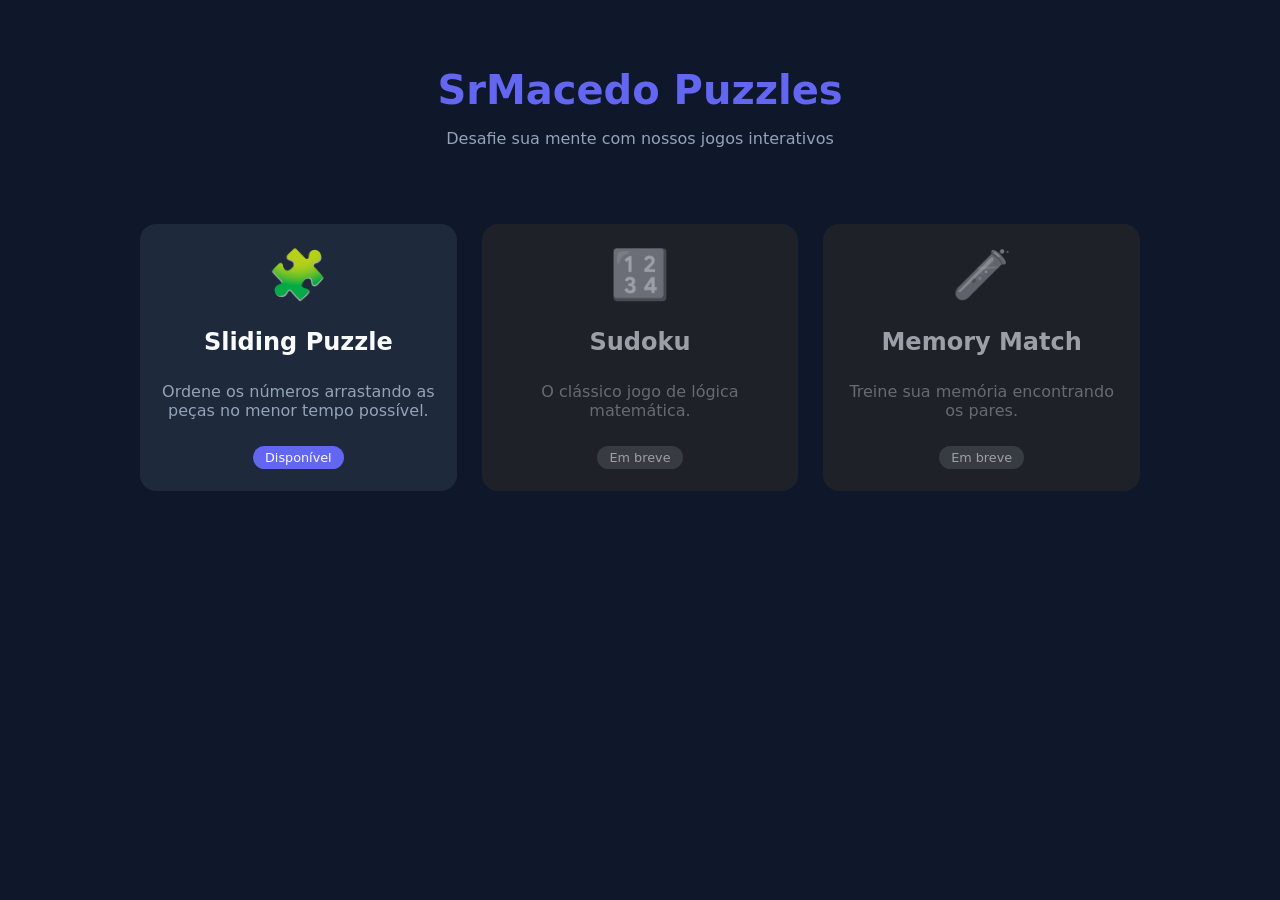
<file: index.html>
<!DOCTYPE html>
<html lang="pt-br">
<head>
    <meta charset="UTF-8">
    <meta name="viewport" content="width=device-width, initial-scale=1.0">
    <title>Meu Portal de Puzzles</title>
    <style>
        :root {
            --primary: #6366f1;
            --bg: #0f172a;
            --card-bg: #1e293b;
            --text: #f8fafc;
        }

        body {
            font-family: 'Segoe UI', system-ui, sans-serif;
            background-color: var(--bg);
            color: var(--text);
            margin: 0;
            display: flex;
            flex-direction: column;
            align-items: center;
            min-height: 100vh;
        }

        header {
            padding: 40px 20px;
            text-align: center;
        }

        h1 { font-size: 2.5rem; margin-bottom: 10px; color: var(--primary); }
        p { color: #94a3b8; }

        .grid-container {
            display: grid;
            grid-template-columns: repeat(auto-fit, minmax(280px, 1fr));
            gap: 25px;
            width: 90%;
            max-width: 1000px;
            padding: 20px;
        }

        .card {
            background: var(--card-bg);
            border-radius: 16px;
            padding: 20px;
            text-decoration: none;
            color: inherit;
            transition: transform 0.3s ease, border-color 0.3s ease;
            border: 2px solid transparent;
            display: flex;
            flex-direction: column;
            align-items: center;
            text-align: center;
        }

        .card:hover {
            transform: translateY(-10px);
            border-color: var(--primary);
        }

        .card-icon {
            font-size: 3rem;
            margin-bottom: 15px;
        }

        .card h2 { margin: 10px 0; font-size: 1.5rem; }
        
        .badge {
            background: var(--primary);
            padding: 4px 12px;
            border-radius: 20px;
            font-size: 0.8rem;
            margin-top: 10px;
        }

        .locked {
            opacity: 0.6;
            cursor: not-allowed;
            filter: grayscale(1);
        }
    </style>
</head>
<body>

    <header>
        <h1>SrMacedo Puzzles</h1>
        <p>Desafie sua mente com nossos jogos interativos</p>
    </header>

    <main class="grid-container">
        <a href="sliding-puzzle.html" class="card">
            <div class="card-icon">🧩</div>
            <h2>Sliding Puzzle</h2>
            <p>Ordene os números arrastando as peças no menor tempo possível.</p>
            <span class="badge">Disponível</span>
        </a>

        <div class="card locked">
            <div class="card-icon">🔢</div>
            <h2>Sudoku</h2>
            <p>O clássico jogo de lógica matemática.</p>
            <span class="badge" style="background: #475569;">Em breve</span>
        </div>

        <div class="card locked">
            <div class="card-icon">🧪</div>
            <h2>Memory Match</h2>
            <p>Treine sua memória encontrando os pares.</p>
            <span class="badge" style="background: #475569;">Em breve</span>
        </div>
    </main>

</body>
</html>
</file>
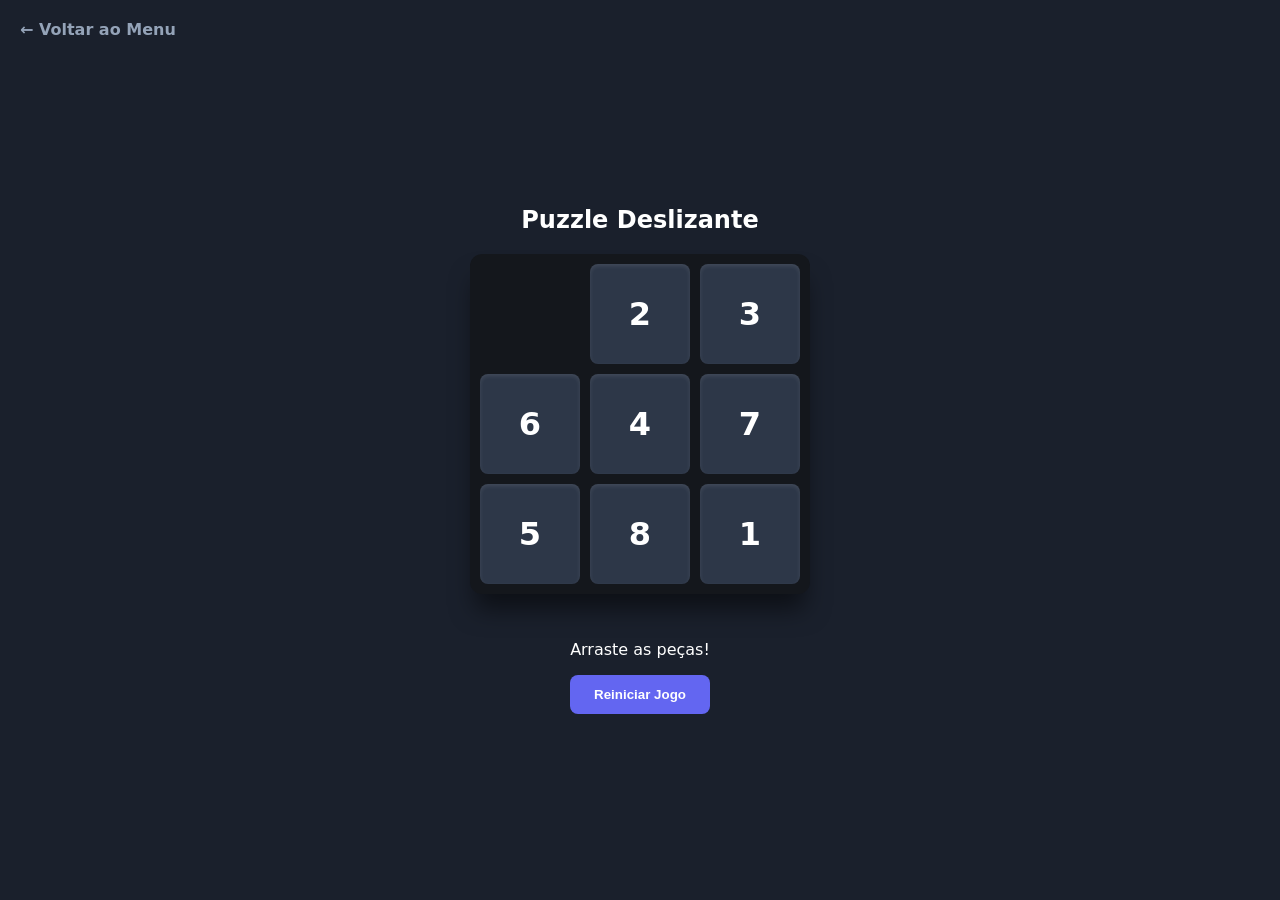
<file: sliding-puzzle.html>
<!DOCTYPE html>
<html lang="pt-br">
<head>
    <meta charset="UTF-8">
    <meta name="viewport" content="width=device-width, initial-scale=1.0, user-scalable=no">
    <title>Sliding Puzzle Touch & Drag</title>
    <style>
        :root {
            --bg: #1a202c;
            --tile: #2d3748;
            --accent: #6366f1;
            --empty: #14171c;
        }

        body {
            font-family: system-ui, -apple-system, sans-serif;
            background-color: var(--bg);
            color: white;
            display: flex;
            flex-direction: column;
            align-items: center;
            justify-content: center;
            min-height: 100vh;
            margin: 0;
            touch-action: none; /* Impede o scroll da página ao arrastar as peças */
        }

        #game-container {
            position: relative;
            width: 320px;
            height: 320px;
            background: var(--empty);
            border-radius: 12px;
            padding: 10px;
            display: grid;
            grid-template-columns: repeat(3, 1fr);
            grid-template-rows: repeat(3, 1fr);
            gap: 10px;
            box-shadow: 0 20px 25px -5px rgba(0,0,0,0.5);
        }

        .tile {
            width: 100%;
            height: 100%;
            background-color: var(--tile);
            display: flex;
            align-items: center;
            justify-content: center;
            font-size: 2rem;
            font-weight: bold;
            border-radius: 8px;
            cursor: grab;
            user-select: none;
            touch-action: none;
            transition: transform 0.1s linear, background-color 0.2s;
            box-shadow: inset 0 2px 4px rgba(255,255,255,0.1);
        }

        .tile:active { cursor: grabbing; scale: 0.95; }
        .tile.dragging { opacity: 0.8; z-index: 10; border: 2px solid var(--accent); }

        .controls { margin-top: 30px; text-align: center; }
 
        button {
            padding: 12px 24px;
            background: var(--accent);
            border: none;
            color: white;
            border-radius: 8px;
            font-weight: bold;
    cursor: pointer;
    }

    .back-btn {
    position: absolute;
    top: 20px;
    left: 20px;
    text-decoration: none;
    color: #94a3b8;
    font-weight: bold;
    display: flex;
    align-items: center;
    gap: 5px;
    }
    .back-btn:hover { color: white; }
    </style>
</head>
<body>
    <a href="index.html" class="back-btn">← Voltar ao Menu</a>
    <h2>Puzzle Deslizante</h2>
    <div id="game-container"></div>

    <div class="controls">
        <p id="status">Arraste as peças!</p>
        <button onclick="shuffleBoard()">Reiniciar Jogo</button>
    </div>

    <script>
        const container = document.getElementById('game-container');
        let tiles = [1, 2, 3, 4, 5, 6, 7, 8, null];
        const size = 3;

        function render() {
            container.innerHTML = '';
            tiles.forEach((value, index) => {
                const tileDiv = document.createElement('div');
                tileDiv.className = 'tile' + (value === null ? ' empty' : '');
                
                if (value !== null) {
                    tileDiv.textContent = value;
                    setupDragEvents(tileDiv, index);
                } else {
                    tileDiv.style.visibility = 'hidden';
                }
                container.appendChild(tileDiv);
            });
        }

        function setupDragEvents(el, index) {
            let startX, startY;

            el.onpointerdown = (e) => {
                const emptyIndex = tiles.indexOf(null);
                if (!isAdjacent(index, emptyIndex)) return;

                el.setPointerCapture(e.pointerId);
                el.classList.add('dragging');
                startX = e.clientX;
                startY = e.clientY;

                el.onpointermove = (moveEvent) => {
                    const dx = moveEvent.clientX - startX;
                    const dy = moveEvent.clientY - startY;
                    
                    // Limita o movimento visual ao eixo permitido
                    const moveDir = getDirection(index, emptyIndex);
                    if (moveDir === 'h') el.style.transform = `translateX(${dx}px)`;
                    if (moveDir === 'v') el.style.transform = `translateY(${dy}px)`;
                };

                el.onpointerup = (upEvent) => {
                    el.onpointermove = null;
                    el.onpointerup = null;
                    el.classList.remove('dragging');
                    el.style.transform = '';

                    const dist = Math.sqrt(Math.pow(upEvent.clientX - startX, 2) + Math.pow(upEvent.clientY - startY, 2));
                    
                    // Se arrastou mais de 30px ou apenas clicou, move a peça
                    if (dist > 30 || dist < 5) {
                        moveTile(index);
                    }
                };
            };
        }

        function isAdjacent(idx1, idx2) {
            const r1 = Math.floor(idx1 / size), c1 = idx1 % size;
            const r2 = Math.floor(idx2 / size), c2 = idx2 % size;
            return Math.abs(r1 - r2) + Math.abs(c1 - c2) === 1;
        }

        function getDirection(idx1, idx2) {
            return Math.floor(idx1 / size) === Math.floor(idx2 / size) ? 'h' : 'v';
        }

        function moveTile(index) {
            const emptyIndex = tiles.indexOf(null);
            if (isAdjacent(index, emptyIndex)) {
                [tiles[index], tiles[emptyIndex]] = [tiles[emptyIndex], tiles[index]];
                render();
                checkWin();
            }
        }

        function shuffleBoard() {
            // Embaralha de forma válida (simulando movimentos)
            for (let i = 0; i < 200; i++) {
                const emptyIdx = tiles.indexOf(null);
                const adj = [];
                if (emptyIdx % size > 0) adj.push(emptyIdx - 1);
                if (emptyIdx % size < size - 1) adj.push(emptyIdx + 1);
                if (emptyIdx >= size) adj.push(emptyIdx - size);
                if (emptyIdx < size * (size - 1)) adj.push(emptyIdx + size);
                const randomAdj = adj[Math.floor(Math.random() * adj.length)];
                [tiles[emptyIdx], tiles[randomAdj]] = [tiles[randomAdj], tiles[emptyIdx]];
            }
            render();
        }

        function checkWin() {
            if (tiles.slice(0, -1).every((v, i) => v === i + 1)) {
                document.getElementById('status').textContent = "🎉 Você venceu!";
            }
        }

        shuffleBoard();
    </script>
</body>
</html>
</file>
